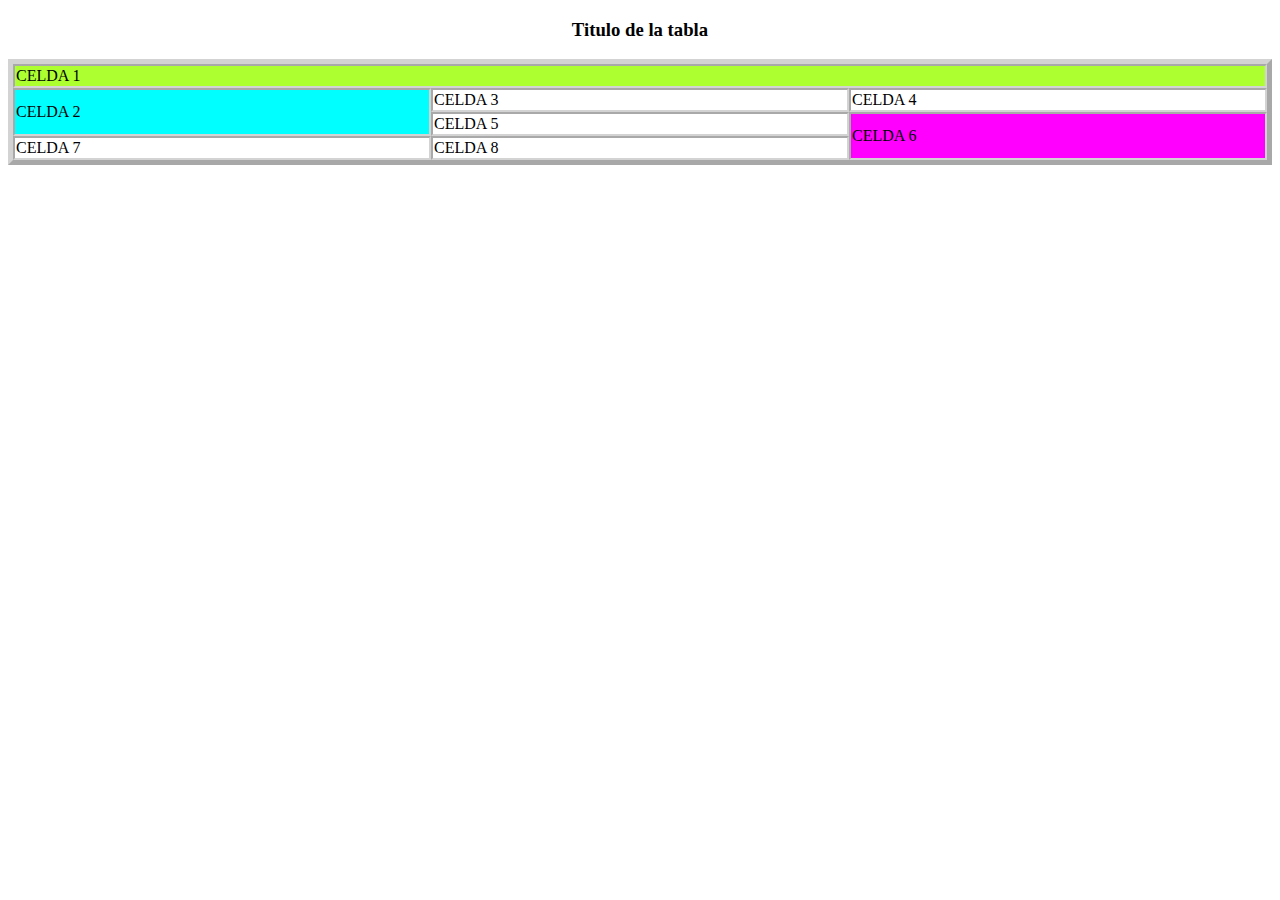
<file: Ejercicio13/index.html>
<!DOCTYPE html>
<html>
    <head>
        <meta charset="UTF-8" />
        <title>Tabla Ejercicio 13</title>
        <link rel="stylesheet" type="text/css" href="css/style.css" />
    </head>
    <body>
        <h3>Titulo de la tabla</h3>
        <table>
            <tr class="row1">
                <td colspan="3">CELDA 1</td>
            </tr>
            <tr class="row2">
                <td class="CELDA2" rowspan="2">CELDA 2</td>
                <td>CELDA 3</td>
                <td>CELDA 4</td>
            </tr>
            <tr class="row3">
                <td>CELDA 5</td>
                <td class="CELDA6" rowspan="2">CELDA 6</td>
            </tr>
            <tr class="row4">
                <td>CELDA 7</td>
                <td>CELDA 8</td>
            </tr>
        </table>
    </body>
</html>
</file>
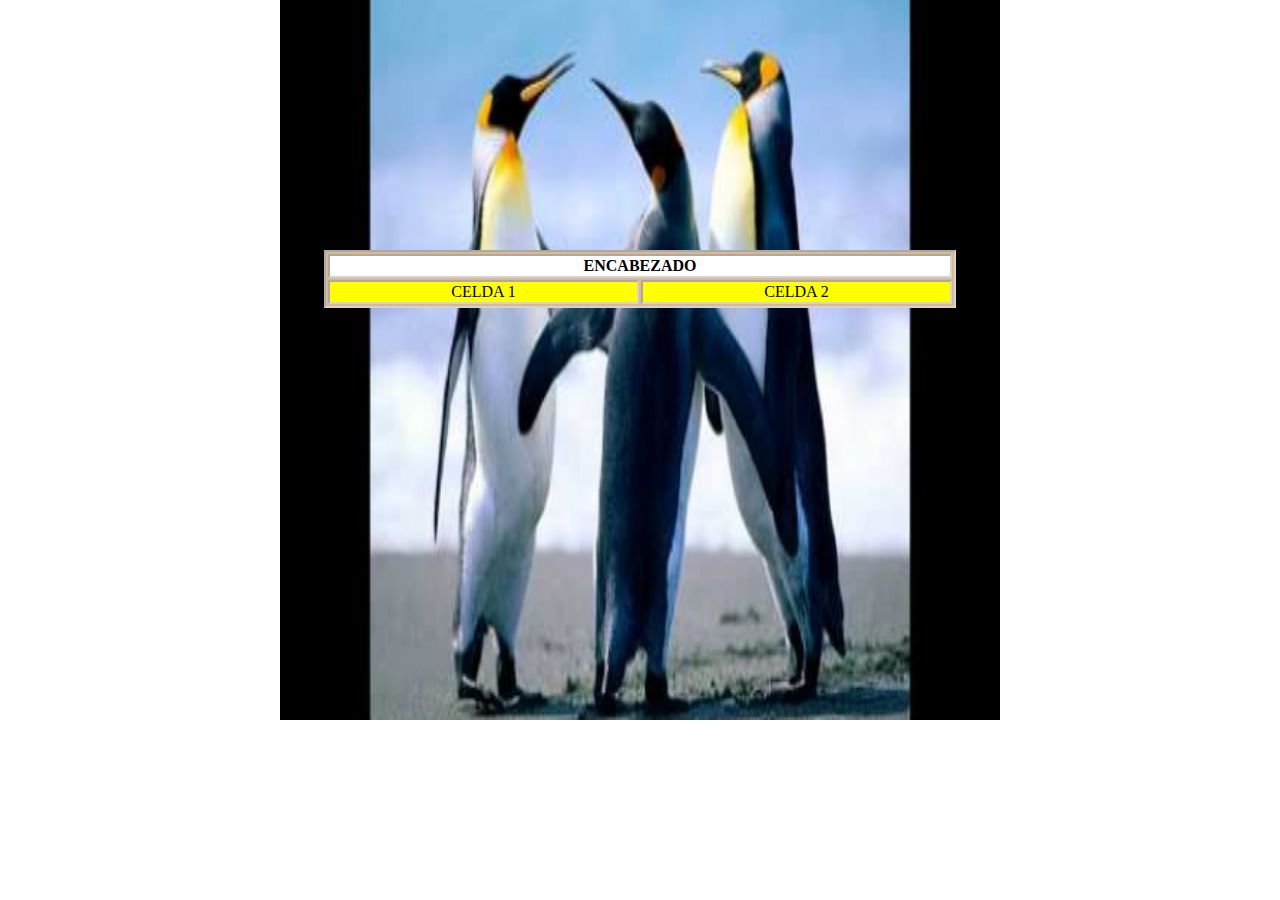
<file: Ejercicio14/index.html>
<!DOCTYPE html>
<html>
    <head>
        <meta charset="UTF-8" />
        <title>Tabla Ejercicio 14</title>
        <link rel="stylesheet" type="text/css" href="css/style.css" />
    </head>
    <body>
        
        <table>
            <tr class="row1">
                <th colspan="2">ENCABEZADO</th>
            </tr>
            <tr class="row2">
                <td>CELDA 1</td>
                <td>CELDA 2</td>
            </tr>
        </table>
    </body>
</html>
</file>
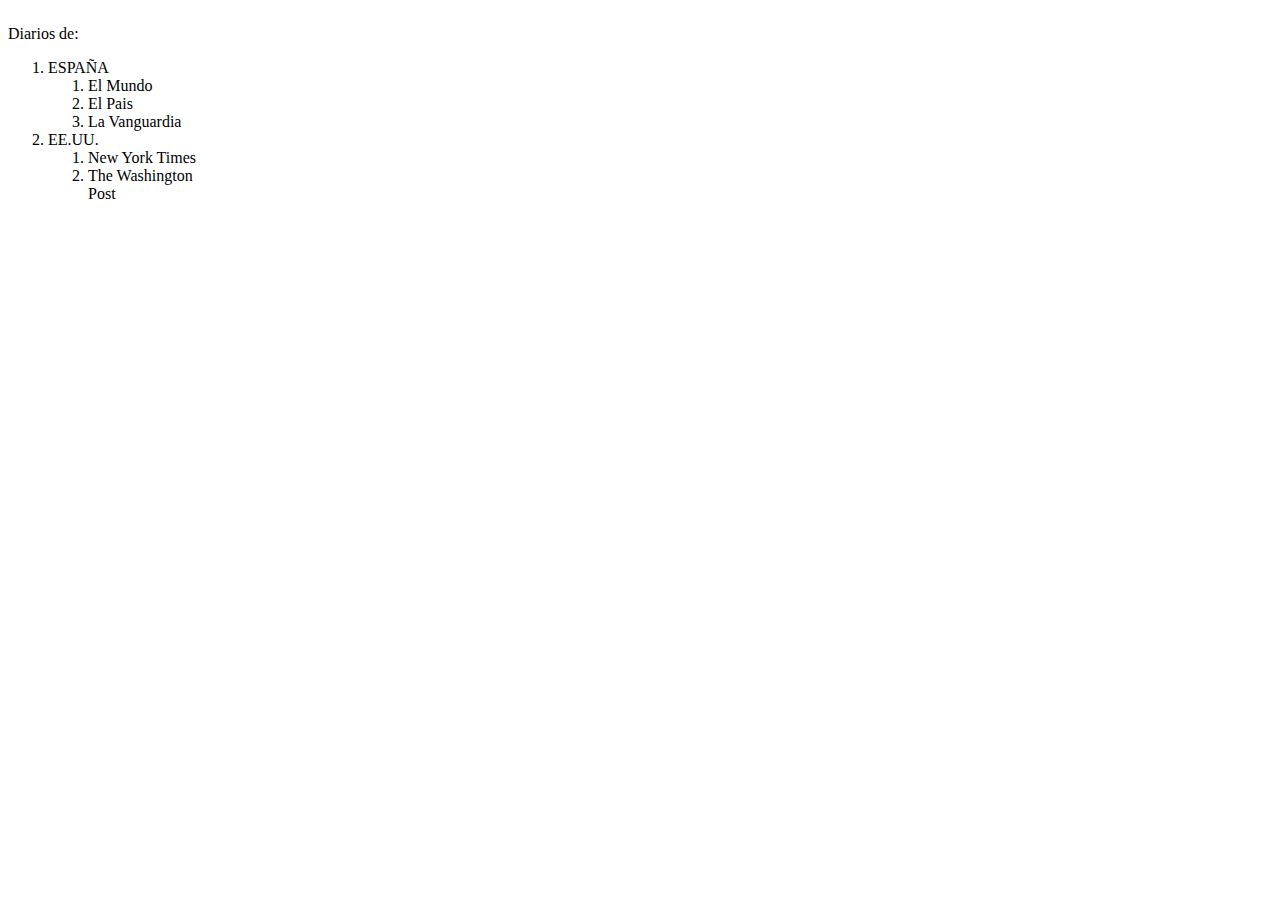
<file: Ejercicio15/index.html>
<!DOCTYPE html>
<html>
    <head>
        <meta charset="UTF-8" />
        <title>Tabla Ejercicio 15</title>
        <link rel="stylesheet" type="text/css" href="css/style.css" />
    </head>
    <body>
        <div = "lista">
        <p>Diarios de:</p>
        <ol>
            <li>ESPAÑA
                <ol>
                    <li>El Mundo</li>
                    <li>El Pais</li>
                    <li>La Vanguardia</li>
                </ol>
            </li>
            <li>EE.UU.
                <ol>
                    <li>New York Times</li>
                    <li>The Washington Post</li>
                </ol>
            </li>
        </ol>
    </body>
</html>
</file>
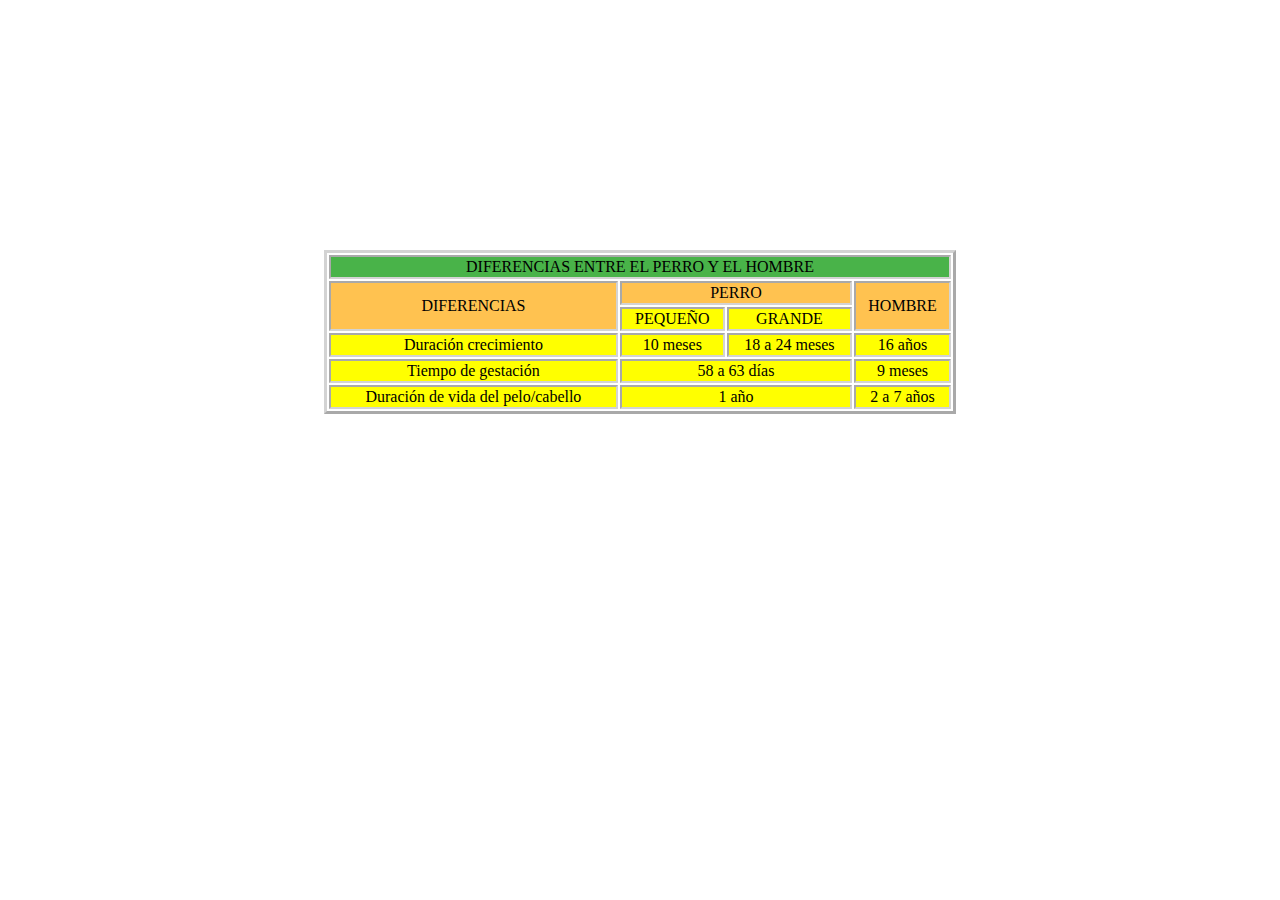
<file: Ejercicio16/index.html>
<!DOCTYPE html>
<html>
    <head>
        <meta charset="UTF-8" />
        <title>Tabla Perros-Humanos Ejercicio 16</title>
        <link rel="stylesheet" type="text/css" href="css/style.css" />
    </head>
    <body>
        <table>
            <tr class="row1">
                <td colspan="5">DIFERENCIAS ENTRE EL PERRO Y EL HOMBRE</td>
            </tr>
            <tr class="row2">
                <td class="CELDA2" rowspan="2" colspan="2">DIFERENCIAS</td>
                <td colspan="2">PERRO</td>
                <td rowspan="2">HOMBRE</td>
            </tr>
            <tr class="row3">
                <td>PEQUEÑO</td>
                <td>GRANDE</td>
            </tr>
            <tr class="row4">
                <td colspan="2">Duración crecimiento</td>
                <td>10 meses</td>
                <td>18 a 24 meses</td>
                <td>16 años</td>
            </tr>
            <tr class="row5">
                <td colspan="2">Tiempo de gestación</td>
                <td colspan="2">58 a 63 días</td>
                <td>9 meses</td>
            </tr>
            <tr class="row6">
                <td colspan="2">Duración de vida del pelo/cabello</td>
                <td colspan="2">1 año</td>
                <td>2 a 7 años</td>
            </tr>
        </table>
    </body>
</html>
</file>
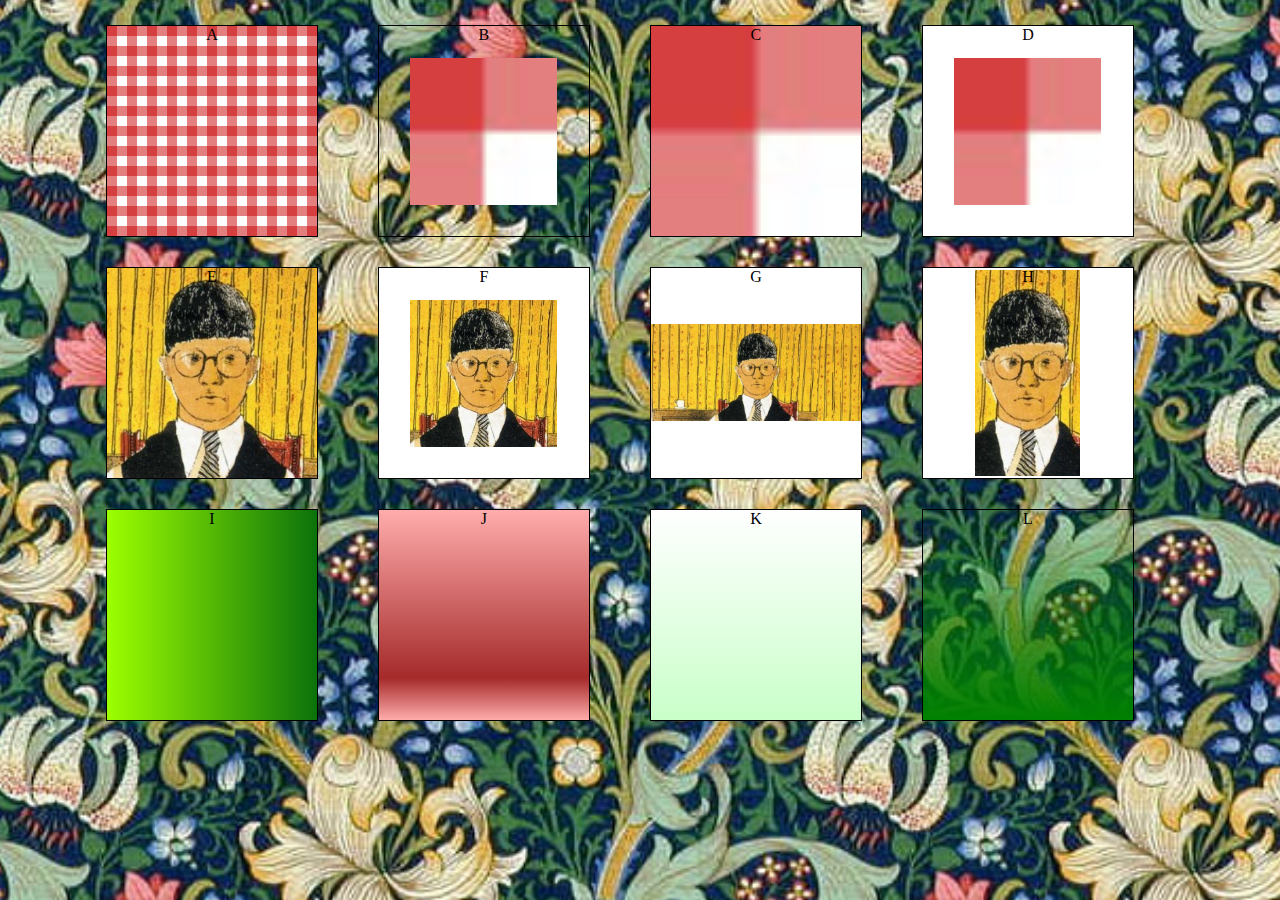
<file: Ejercicio17/index.html>
<!DOCTYPE html>
<html>
    <head>
        <meta charset="UTF-8" />
        <title>Pagina de imagenes</title>
        <link rel="stylesheet" type="text/css" href="css/style.css" />
    </head>
    <body>
        <div id="imagenes">
            <div id="A">A</div>
            <div id="B">B</div>
            <div id="C">C</div>
            <div id="D">D</div>
            <div id="E">E</div>
            <div id="F">F</div>
            <div id="G">G</div>
            <div id="H">H</div>
            <div id="I">I</div>
            <div id="J">J</div>
            <div id="K">K</div>
            <div id="L">L</div>
        </div>
    </body>
</html>
</file>
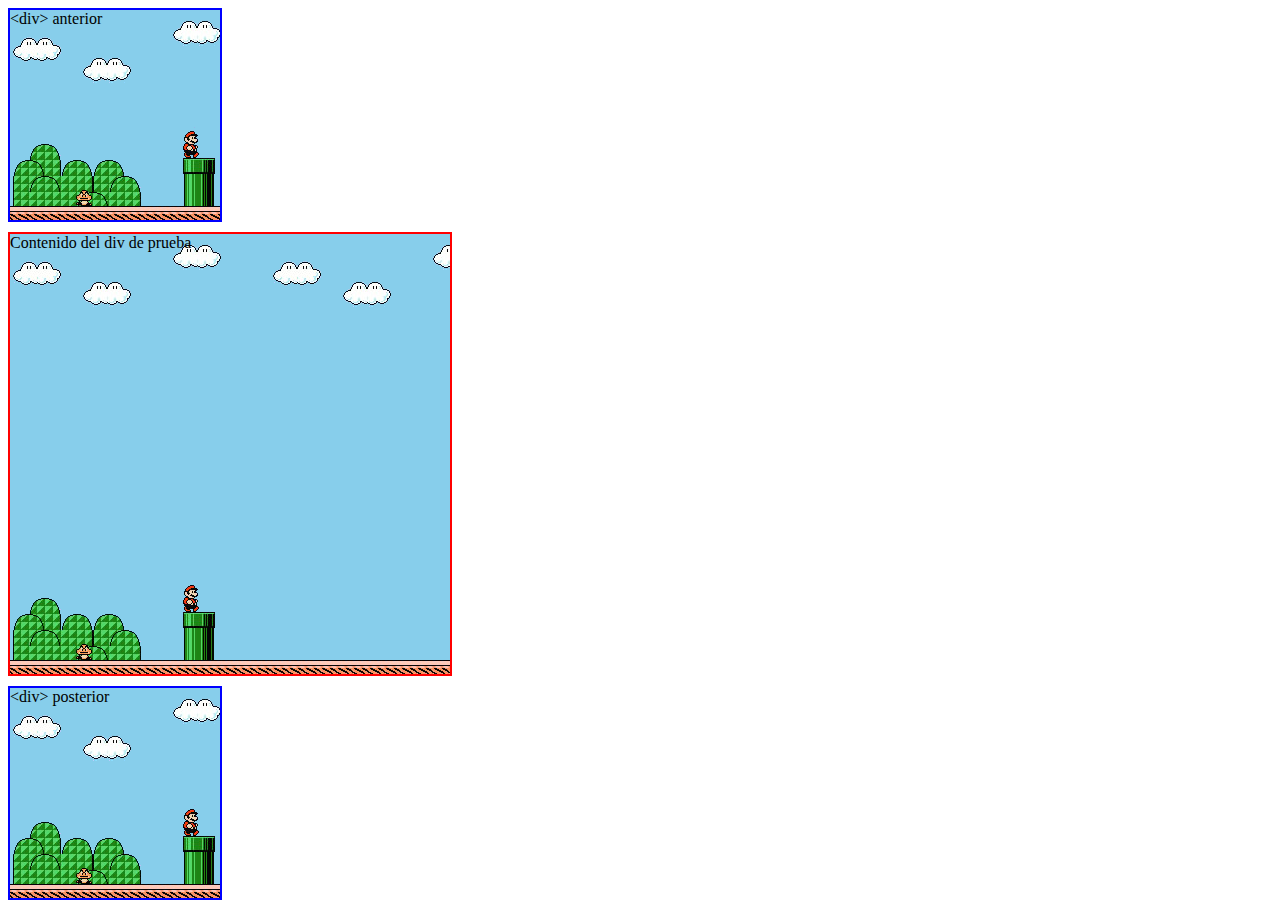
<file: Ejercicio18/index.html>
<!DOCTYPE html>
<html>
    <head>
        <meta charset="UTF-8" />
        <title>Pagina de Super Mario 3</title>
        <link rel="stylesheet" type="text/css" href="css/style.css" />
    </head>
    <body>
            <div id="Arriba">&lt;div&gt; anterior</div>
            <div id="Medio">Contenido del div de prueba</div>
            <div id="Abajo">&lt;div&gt; posterior</div>
    </body>
</html>
</file>
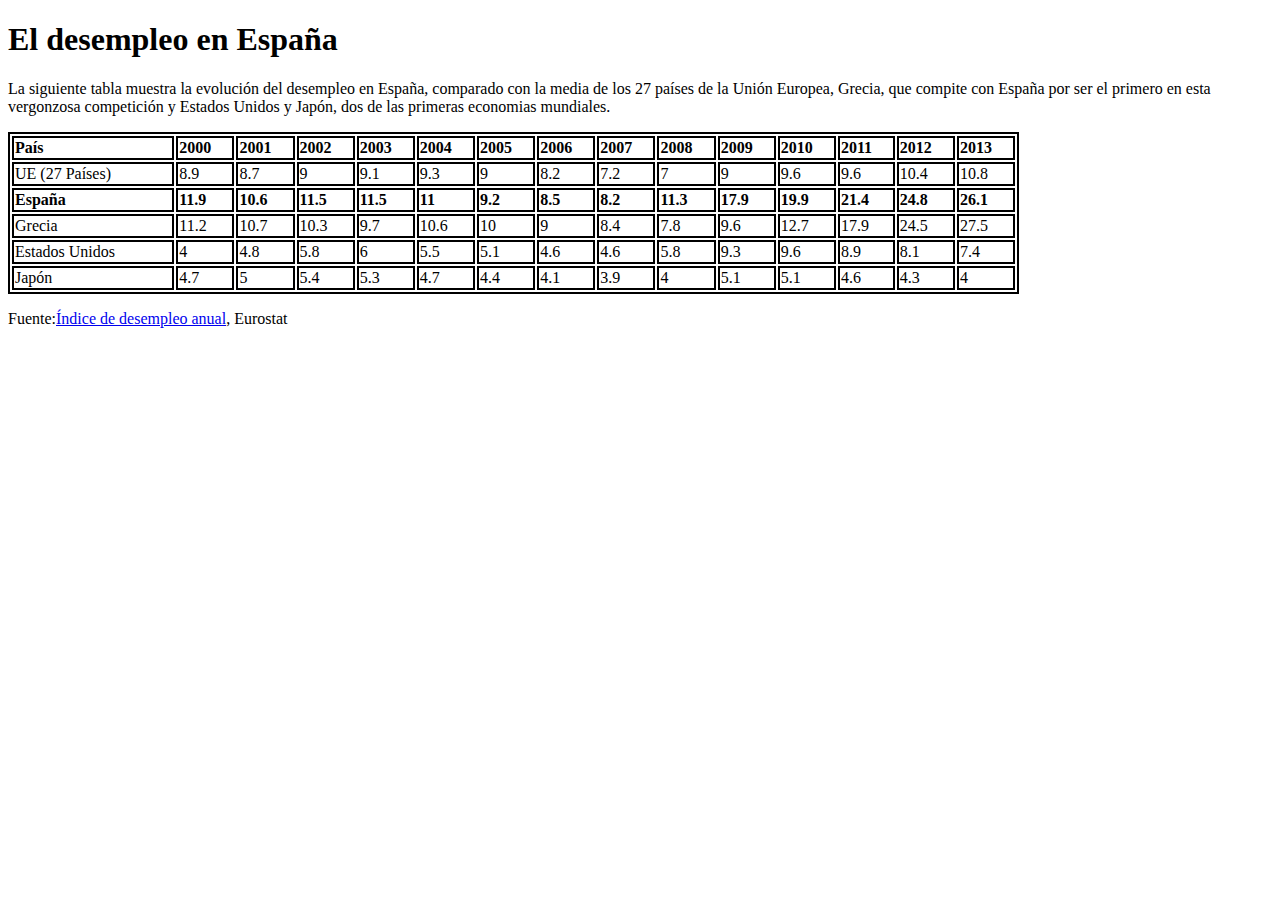
<file: Ejercicio19/index.html>
<!DOCTYPE html>
<html>
    <head>
        <meta charset="UTF-8" />
        <title>Pagina de estadisticas del desempleo</title>
        <link rel="stylesheet" type="text/css" href="css/style.css" />
    </head>
    <body>
        <h1>El desempleo en España</h1>
        <p>La siguiente tabla muestra la evolución del desempleo en España, comparado con la media de los 27 países de la Unión Europea, Grecia,
            que compite con España por ser el primero en esta vergonzosa competición y Estados Unidos y Japón, dos de las primeras economias 
            mundiales.
        </p>
        <table>
            <tr id="row1">
                <th colspan="3">País</th>
                <th>2000</th>
                <th>2001</th>
                <th>2002</th>
                <th>2003</th>
                <th>2004</th>
                <th>2005</th>
                <th>2006</th>
                <th>2007</th>
                <th>2008</th>
                <th>2009</th>
                <th>2010</th>
                <th>2011</th>
                <th>2012</th>
                <th>2013</th>
            </tr>
            <tr>
                <td colspan="3">UE (27 Países)</td>
                <td>8.9</td>
                <td>8.7</td>
                <td>9</td>
                <td>9.1</td>
                <td>9.3</td>
                <td>9</td>
                <td>8.2</td>
                <td>7.2</td>
                <td>7</td>
                <td>9</td>
                <td>9.6</td>
                <td>9.6</td>
                <td>10.4</td>
                <td>10.8</td>
            </tr>
            <tr id="row3">
                <td colspan="3">España</td>
                <td>11.9</td>
                <td>10.6</td>
                <td>11.5</td>
                <td>11.5</td>
                <td>11</td>
                <td>9.2</td>
                <td>8.5</td>
                <td>8.2</td>
                <td>11.3</td>
                <td>17.9</td>
                <td>19.9</td>
                <td>21.4</td>
                <td>24.8</td>
                <td>26.1</td>
            </tr>
            <tr>
                <td colspan="3">Grecia</td>
                <td>11.2</td>
                <td>10.7</td>
                <td>10.3</td>
                <td>9.7</td>
                <td>10.6</td>
                <td>10</td>
                <td>9</td>
                <td>8.4</td>
                <td>7.8</td>
                <td>9.6</td>
                <td>12.7</td>
                <td>17.9</td>
                <td>24.5</td>
                <td>27.5</td>
            </tr>
            <tr>
                <td colspan="3">Estados Unidos</td>
                <td>4</td>
                <td>4.8</td>
                <td>5.8</td>
                <td>6</td>
                <td>5.5</td>
                <td>5.1</td>
                <td>4.6</td>
                <td>4.6</td>
                <td>5.8</td>
                <td>9.3</td>
                <td>9.6</td>
                <td>8.9</td>
                <td>8.1</td>
                <td>7.4</td>
            </tr>
            <tr>
                <td colspan="3">Japón</td>
                <td>4.7</td>
                <td>5</td>
                <td>5.4</td>
                <td>5.3</td>
                <td>4.7</td>
                <td>4.4</td>
                <td>4.1</td>
                <td>3.9</td>
                <td>4</td>
                <td>5.1</td>
                <td>5.1</td>
                <td>4.6</td>
                <td>4.3</td>
                <td>4</td>
            </tr>
        </table>
        <p>Fuente:<a href="ejemplo">Índice de desempleo anual</a>, Eurostat</p>
    </body>
</html>
</file>
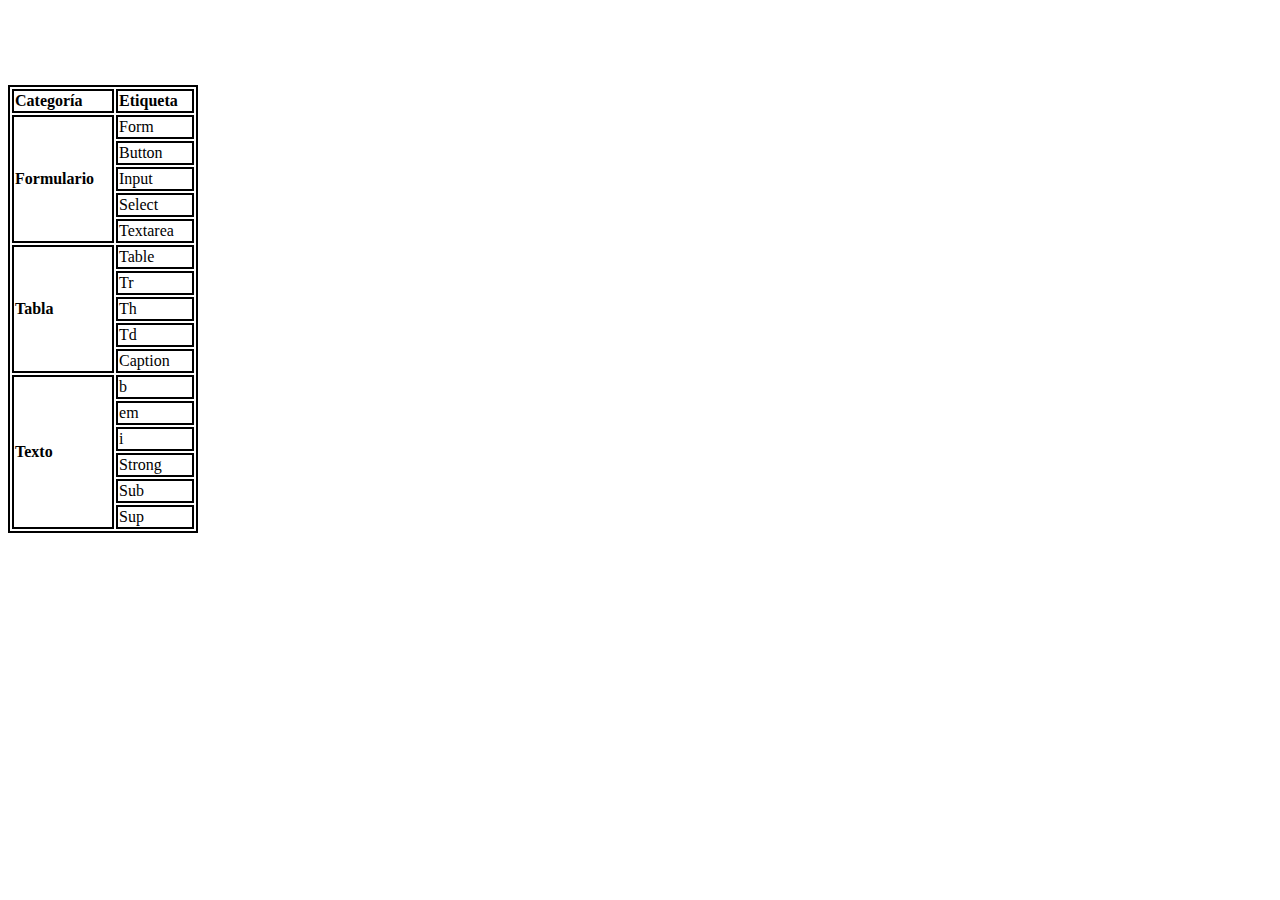
<file: Ejercicio20/index.html>
<!DOCTYPE html>
<html>
    <head>
        <meta charset="UTF-8" />
        <title>Pagina de categorias de etiquetas HTML</title>
        <link rel="stylesheet" type="text/css" href="css/style.css" />
    </head>
    <body>

        <table>
    <tr id="row1">
        <th>Categoría</th>
        <th>Etiqueta</th>
    </tr>
    <tr>
        <td id="formulario" rowspan="5">Formulario</td>
        <td>Form</td>
    </tr>
    <tr>
        <td>Button</td>
    </tr>
    <tr>
        <td>Input</td>
    </tr>
    <tr>
        <td>Select</td>
    </tr>
    <tr>
        <td>Textarea</td>
    </tr>
    <tr>
        <td id="tabla" rowspan="5">Tabla</td>
        <td>Table</td>
    </tr>
    <tr>
        <td>Tr</td>
    </tr>
    <tr>
        <td>Th</td>
    </tr>
    <tr>
        <td>Td</td>
    </tr>
    <tr>
        <td>Caption</td>
    </tr>
    <tr>
        <td id="texto" rowspan="6">Texto</td>
        <td>b</td>
    </tr>
    <tr>
        <td>em</td>
    </tr>
    <tr>
        <td>i</td>
    </tr>
    <tr>
        <td>Strong</td>
    </tr>
    <tr>
        <td>Sub</td>
    </tr>
    <tr>
        <td>Sup</td>
    </tr>
</table>

    </body>
</html>
</file>
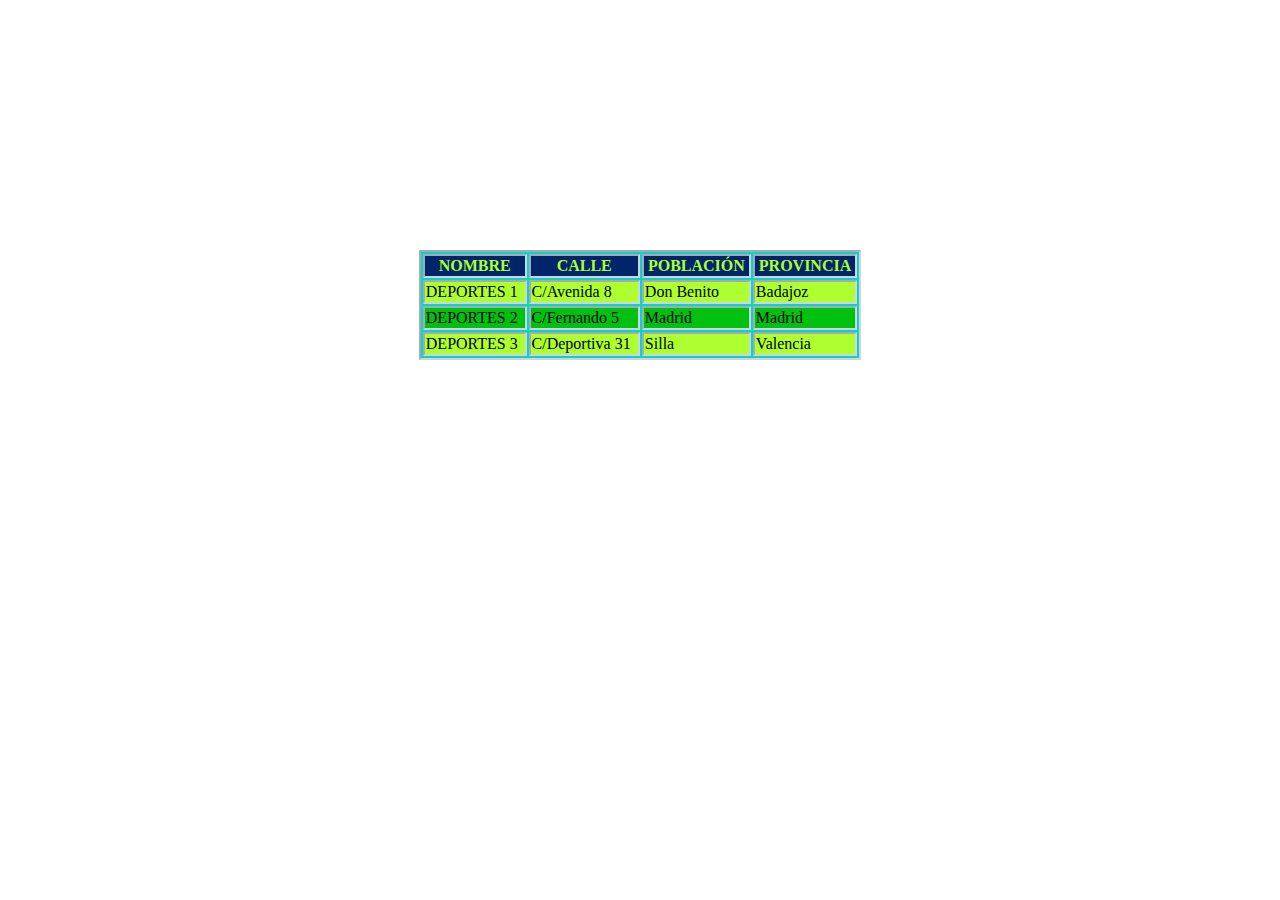
<file: deportes/donde.html>
<!DOCTYPE html>
<html>
    <head>
        <meta charset="UTF-8" />
        <title>Tabla de Deportes</title>
        <link rel="stylesheet" type="text/css" href="css/style.css" />
    </head>
    <body>
        <table>
            <tr class="cabecera">
                <th>NOMBRE</th>
                <th>CALLE</th>
                <th>POBLACIÓN</th>
                <th>PROVINCIA</th>
            </tr>
            <tr class="odd">
                <td>DEPORTES 1</td>
                <td>C/Avenida 8</td>
                <td>Don Benito</td>
                <td>Badajoz</td>
            </tr>
            <tr class="even">
                <td>DEPORTES 2</td>
                <td>C/Fernando 5</td>
                <td>Madrid</td>
                <td>Madrid</td>
            </tr>
            <tr class="odd">
                <td>DEPORTES 3</td>
                <td>C/Deportiva 31</td>
                <td>Silla</td>
                <td>Valencia</td>
            </tr>
        </table>
    </body>
</html>
</file>
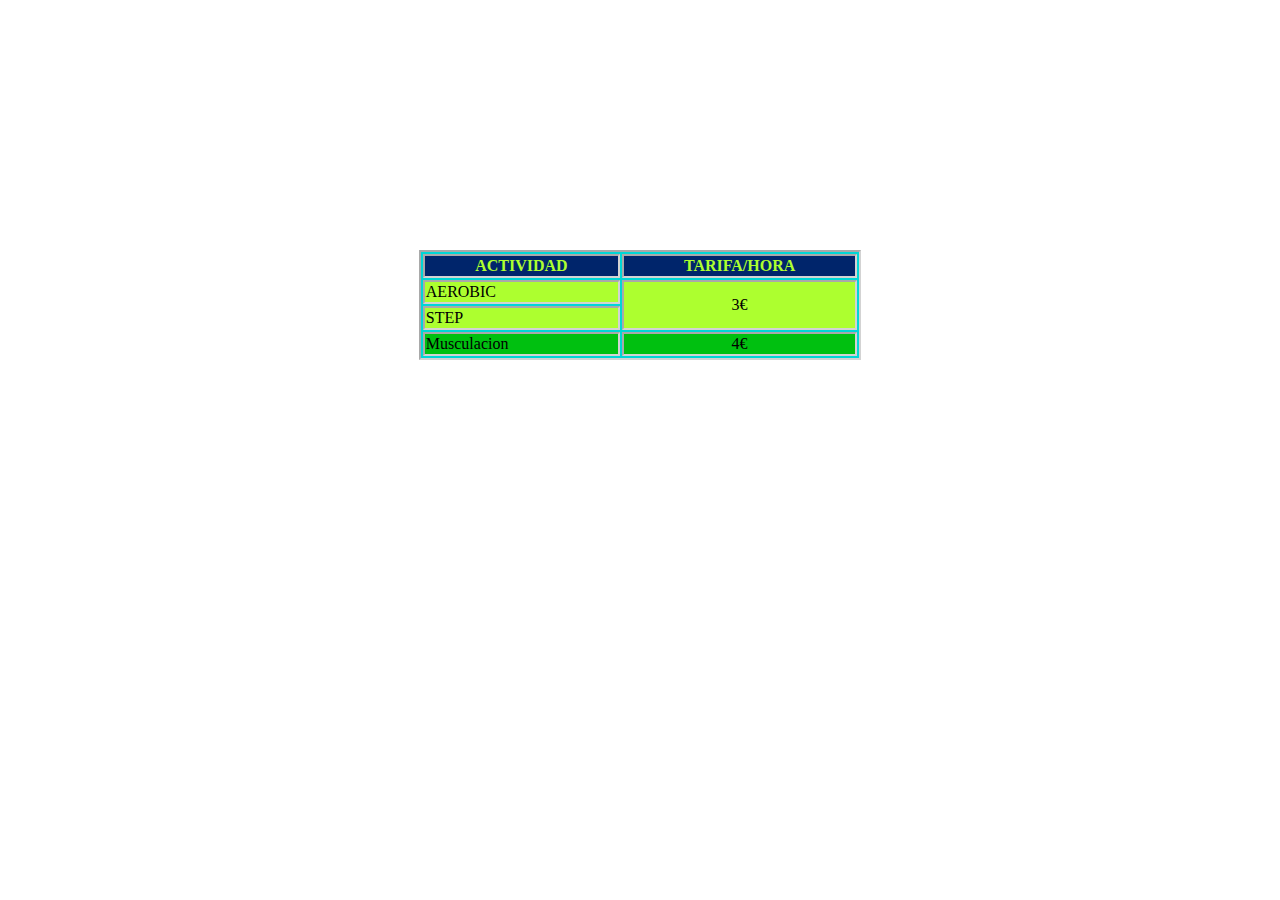
<file: deportes/instalaciones.html>
<!DOCTYPE html>
<html>
    <head>
        <meta charset="UTF-8" />
        <title>Tabla de Instalaciones</title>
        <link rel="stylesheet" type="text/css" href="css/style.css" />
    </head>
    <body>
        <table>
            <tr class="cabecera">
                <th>ACTIVIDAD</th>
                <th>TARIFA/HORA</th>
            </tr>
            <tr class="odd">
                <td>AEROBIC</td>
                <td id="result1" rowspan="2">3€</td>
            </tr>
            <tr class="odd">
                <td>STEP</td>
            </tr>
            <tr class="even">
                <td>Musculacion</td>
                <td id="result2">4€</td>
            </tr>
        </table>
    </body>
</html>
</file>
<file: Ejercicio13/css/style.css>
.row1 {
    background-color: greenyellow;
  }

  .CELDA2 {
    background-color: cyan;
  }

  .CELDA6 {
    background-color: fuchsia;
  }

  tr,th,td {
    border: 2px solid darkgray;
    border-bottom: 2px solid lightgray;
    border-right: 2px solid lightgray;
    border-left: 2px solid darkgray;
    border-top: 2px solid darkgray;
  }

  h3{
    text-align: center;
  }

  table {
    font:bold;
    width:100%;
    border-spacing: 0;
    border: 5px solid rgb(168, 168, 168);
    border-top: 5px solid lightgrey;
    border-left: 5px solid lightgrey;
  }
</file>
<file: Ejercicio14/css/style.css>
.row1 {
    background-color: white;
  }

  .row2 {
    background-color: yellow;
  }

  th,td {
    border: 2px solid gray;
    border-bottom: 2px solid lightgray;
    border-right: 2px solid lightgray;
    border-left: 2px solid darkgray;
    border-top: 2px solid darkgray;
  }

  body{
    background-image: url('../img/pinguinos.jpg');
    margin-top: 25px;
    background-position:top;
    background-size: 80vh 80vh;
    background-repeat: no-repeat;
  }

  table {
    font:bold;
    margin:auto;
    margin-top: 250px;
    text-align: center;
    width:50%;
    border-spacing: 0.5;
    background-color: burlywood;
    border: px solid rgb(255, 219, 141);
    border-bottom: 2px solid lightgray;
    border-right: 2px solid lightgray;
    border-left: 2px solid darkgray;
    border-top: 2px solid darkgray;
  }
</file>
<file: Ejercicio15/css/style.css>
body {
    margin-top: 25px;
    width:15%;
  }
</file>
<file: Ejercicio16/css/style.css>
.row1 {
    background-color: rgb(73, 179, 73);
  }

  .row2 {
    background-color: rgb(255, 194, 80);
  }

  .row3 {
    background-color: rgb(255, 255, 120);
  }

  .row3, .row4, .row5, .row6 {
    background-color: yellow;
  }

  th,td {
    border: 2px solid darkgray;
    border-bottom: 2px solid lightgray;
    border-right: 2px solid lightgray;
    border-left: 2px solid darkgray;
    border-top: 2px solid darkgray;
  }

  body{
    margin-top: 25px;
  }

  table {
    font:bold;
    margin:auto;
    margin-top: 250px;
    text-align: center;
    width:50%;
    border-spacing: 0.4;
    border: 3px solid darkgray;
    border-top: 3px solid lightgray;
    border-left: 3px solid lightgray;
  }
</file>
<file: Ejercicio17/css/style.css>
#A,#B,#C,#D,#E,#F,#G,#H,#I,#J,#K,#L{
    border: 1px solid black;
    width: 210px;
    height: 210px;
    margin-left: 60px;
    margin-bottom: 30px;
   text-align: center;
}

#A{
    background-image:  url("../img/back_mantel (1).jpg");
}


#B{
    background-image:  url("../img/back_mantel (1).jpg");
    background-position: center;
    background-repeat: no-repeat;
    background-size: 70% 70%;

}


#C{
    background-image:  url("../img/back_mantel (1).jpg");
    background-size: 100%;
}


#D{
    background-image:  url("../img/back_mantel (1).jpg");
    background-repeat: no-repeat;
    background-size: 70% 70%;
    background-color: white;
    background-position: center; 
}

#E{
    background-image:  url("../img/dh.jpg");
    background-size: 100%;
}

#F{

    background-image:  url("../img/dh.jpg");
    background-repeat: no-repeat;
    background-size: 70% 70%;
    background-color: white;
    background-position: center;
}

#G{
    background-image:  url("../img/dh_2 (1).jpg");
    background-size: 100%;
    background-repeat: no-repeat;
    background-color: white;
    background-position: center;
}

#H{
    background-image:  url("../img/dh_3.jpg");
    background-size: 50%;
    background-repeat: no-repeat;
    background-color: white;
    background-position: center;
}

#I{
    background-image: linear-gradient(to left,rgb(11, 114, 11), rgb(157, 255, 0));
}

#J{
    background-image: linear-gradient(rgb(255, 172, 172) 0%, brown 80%,rgb(255, 172, 172) 100%);
}

#K{
    background-image: linear-gradient(rgb(255, 255, 255),rgb(201, 255, 201));
}

#L{
    background-image: linear-gradient(rgb(11, 114, 11, 0), rgb(0, 128, 0,1));
}

  body{
    background-image: url('../img/ac (1).jpg');
    margin-top: 25px;
    background-position:top;
    background-size: 90vh 70vh;
  }

  #imagenes{
    display: flex;
    flex-wrap: wrap;
    margin-left: 3%;  
  }
</file>
<file: Ejercicio18/css/style.css>
div{
    background: url(../img/f01.png) left bottom repeat-x,
    url(../img/f02.png) left bottom no-repeat,
    url(../img/f03.png) left top repeat-x;
    background-color: skyblue;
}

#Arriba,#Abajo{
    border: 2px solid blue;
    width: 210px;
    height: 210px;
    margin-bottom: 10px;
}

#Medio{
    border: 2px solid red;
    width: 440px;
    height: 440px;
    margin-bottom: 10px;
}
</file>
<file: Ejercicio19/css/style.css>
tr,th,td {
    border: 2px solid black;
  }

  table {
    border: 2px solid black;
    border-spacing: 0.2;
    text-align: left;
    width:80%;
  }

  #row1, #row3{
    font-weight: bold;
  }
</file>
<file: Ejercicio20/css/style.css>
tr,th,td {
    border: 2px solid black;
  }

  table {
    border: 2px solid black;
    margin-top: 85px;
    border-spacing: 0.1;
    text-align: left;
    width:15%;
  }

  #row1, #formulario, #tabla, #texto{
    font-weight: bold;
  }
</file>
<file: deportes/css/style.css>
.cabecera {
    background-color: rgb(0, 37, 107);
    color: greenyellow;
    font-weight: bold;
  }
  
.even {
    background-color: rgb(0, 192, 16);
    text-align: left;
  }
  .odd {
    background-color: greenyellow;
    text-align: left;
  }

  #result1, #result2{
    text-align: center;
  }

  tr,th,td {
    border: 4px solid cyan;
    border-bottom: 2px solid lightgray;
    border-right: 2px solid lightgray;
    border-left: 2px solid darkgray;
    border-top: 2px solid darkgray;
  }
  
  table {
    font:bold;
    margin:auto;
    margin-top: 250px;
    text-align: center;
    width:35%;
    border-spacing: 1;
    background-color: rgb(0, 214, 214);
    border: 1px solid rgb(168, 168, 168);
    border-bottom: 2px solid lightgray;
    border-right: 2px solid lightgray;
    border-left: 2px solid darkgray;
    border-top: 2px solid darkgray;
  }
</file>
